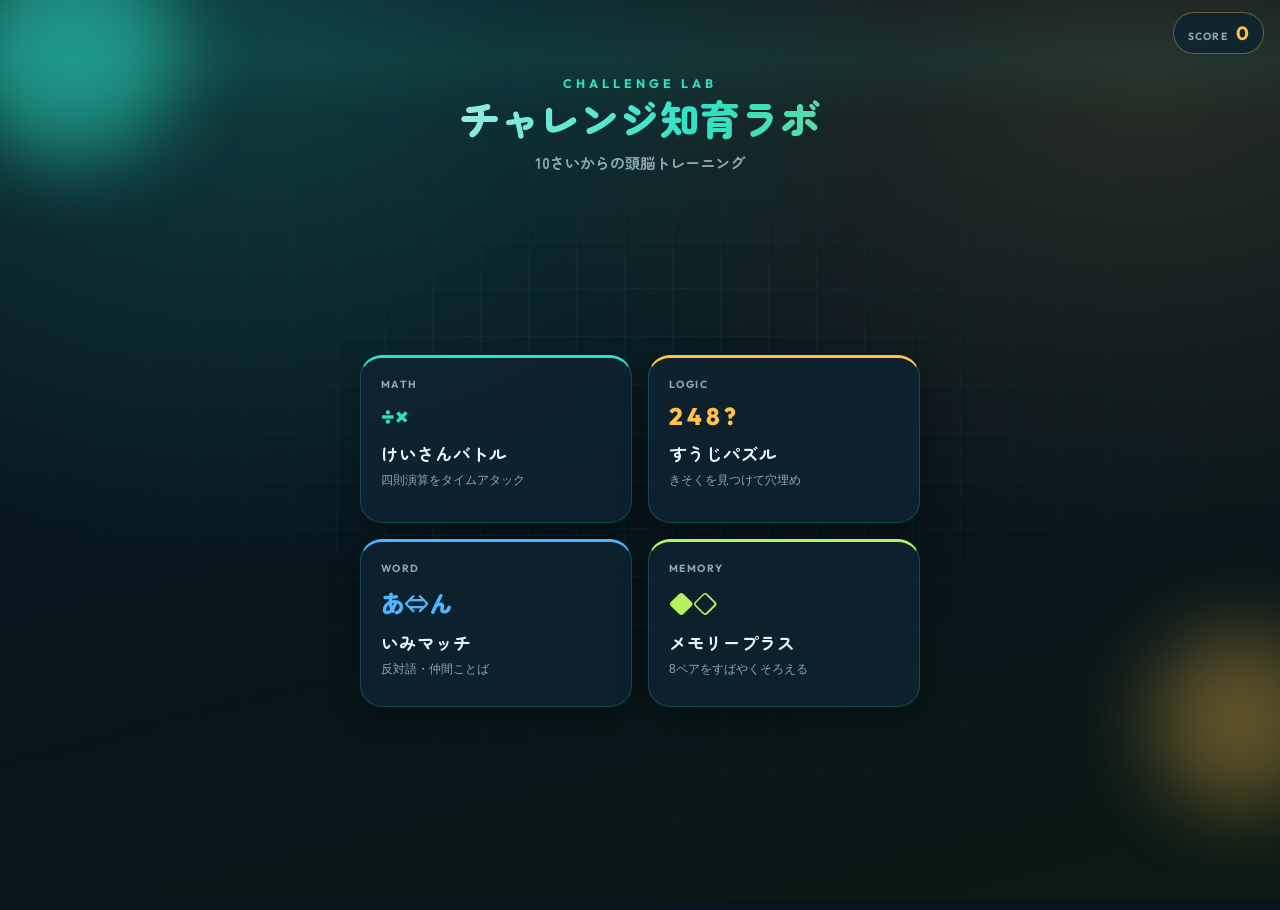
<file: index.html>
<!DOCTYPE html>
<html lang="ja">
<head>
  <meta charset="UTF-8" />
  <meta name="viewport" content="width=device-width, initial-scale=1, maximum-scale=1, user-scalable=no" />
  <meta name="theme-color" content="#0b1f2a" />
  <title>チャレンジ知育ラボ</title>
  <link rel="preconnect" href="https://fonts.googleapis.com" />
  <link rel="preconnect" href="https://fonts.gstatic.com" crossorigin />
  <link href="https://fonts.googleapis.com/css2?family=Outfit:wght@500;600;700;800&family=Zen+Maru+Gothic:wght@500;700;900&display=swap" rel="stylesheet" />
  <link rel="stylesheet" href="styles.css" />
</head>
<body>
  <div class="bg" aria-hidden="true">
    <div class="grid-lines"></div>
    <div class="orb orb-a"></div>
    <div class="orb orb-b"></div>
    <div class="scan"></div>
  </div>

  <div id="fx-layer" class="fx-layer" aria-hidden="true"></div>

  <header class="top-bar">
    <button type="button" id="btn-home" class="icon-btn" aria-label="ホームへ" hidden>←</button>
    <div class="score-chip" aria-live="polite">
      <span class="chip-label">SCORE</span>
      <span id="total-score">0</span>
    </div>
  </header>

  <main id="app">
    <section id="screen-home" class="screen active" aria-label="ホーム">
      <div class="brand-block">
        <p class="brand-mark">CHALLENGE LAB</p>
        <h1 class="brand-title">チャレンジ知育ラボ</h1>
        <p class="brand-sub">10さいからの頭脳トレーニング</p>
      </div>

      <nav class="game-grid" aria-label="チャレンジ一覧">
        <button type="button" class="game-tile tile-math" data-game="math">
          <span class="tile-badge">MATH</span>
          <span class="tile-icon" aria-hidden="true">÷×</span>
          <span class="tile-label">けいさんバトル</span>
          <span class="tile-desc">四則演算をタイムアタック</span>
        </button>
        <button type="button" class="game-tile tile-seq" data-game="seq">
          <span class="tile-badge">LOGIC</span>
          <span class="tile-icon" aria-hidden="true">2 4 8 ?</span>
          <span class="tile-label">すうじパズル</span>
          <span class="tile-desc">きそくを見つけて穴埋め</span>
        </button>
        <button type="button" class="game-tile tile-word" data-game="word">
          <span class="tile-badge">WORD</span>
          <span class="tile-icon" aria-hidden="true">あ⇔ん</span>
          <span class="tile-label">いみマッチ</span>
          <span class="tile-desc">反対語・仲間ことば</span>
        </button>
        <button type="button" class="game-tile tile-memory" data-game="memory">
          <span class="tile-badge">MEMORY</span>
          <span class="tile-icon" aria-hidden="true">◆◇</span>
          <span class="tile-label">メモリープラス</span>
          <span class="tile-desc">8ペアをすばやくそろえる</span>
        </button>
      </nav>
    </section>

    <section id="screen-game" class="screen" aria-label="ゲーム" hidden>
      <div class="hud">
        <div class="hud-item">
          <span class="hud-label">COMBO</span>
          <span id="combo">0</span>
        </div>
        <div class="hud-item hud-center">
          <h2 id="game-title" class="game-title"></h2>
        </div>
        <div class="hud-item hud-right">
          <span class="hud-label">TIME</span>
          <span id="timer">60</span>
        </div>
      </div>
      <p id="game-prompt" class="game-prompt"></p>
      <div id="game-stage" class="game-stage"></div>
      <div class="run-score">
        <span>この回</span>
        <strong id="run-score">0</strong>
      </div>
    </section>

    <section id="screen-result" class="screen" aria-label="結果" hidden>
      <div class="result-panel">
        <p class="result-eyebrow">MISSION CLEAR</p>
        <h2 class="result-title" id="result-title">おつかれ！</h2>
        <p class="result-score-label">今回のスコア</p>
        <p class="result-score" id="result-score">0</p>
        <p class="result-meta" id="result-meta"></p>
        <div class="result-actions">
          <button type="button" id="btn-replay" class="btn-primary">もういちど</button>
          <button type="button" id="btn-to-home" class="btn-secondary">ホームへ</button>
        </div>
      </div>
    </section>
  </main>

  <script src="app.js"></script>
</body>
</html>
</file>
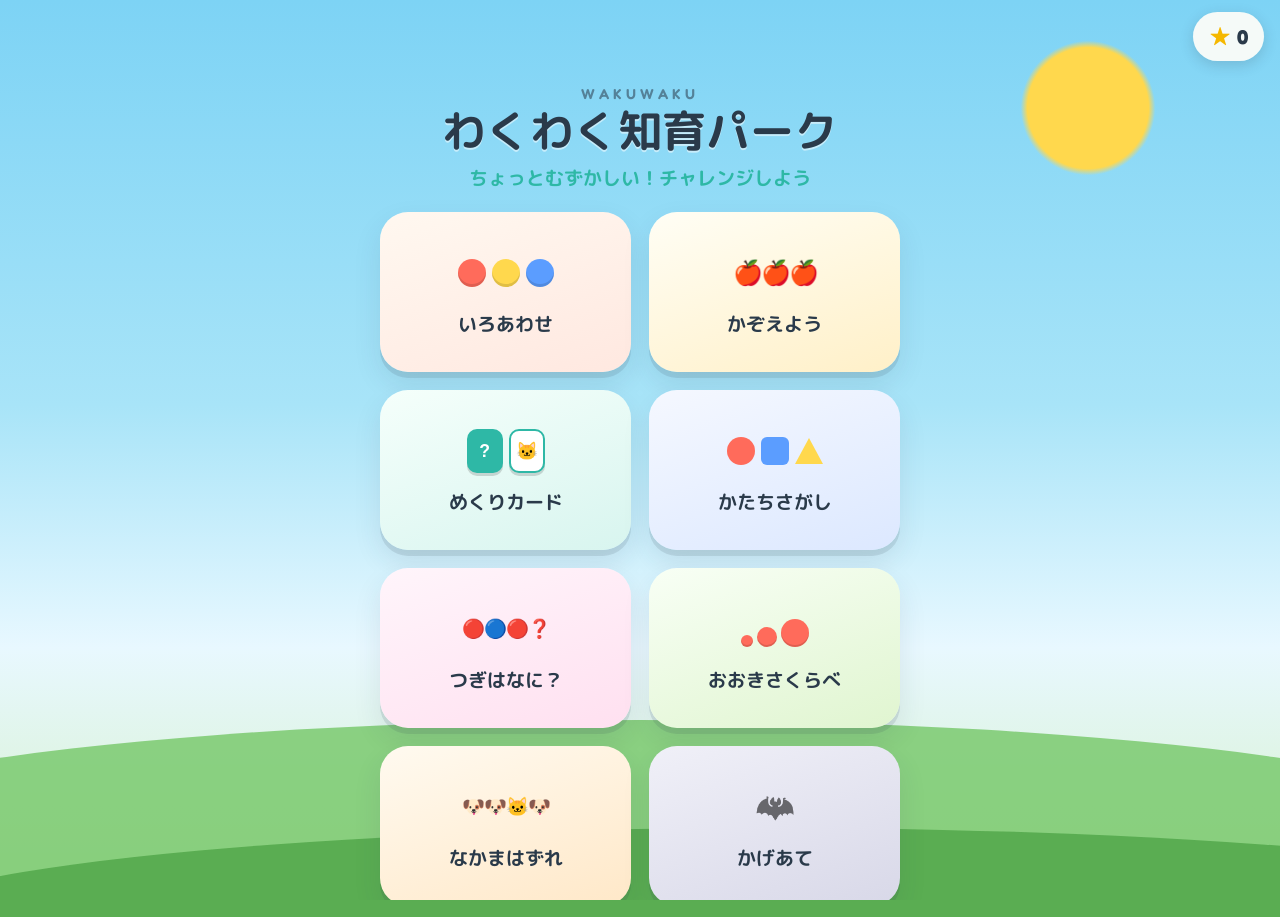
<file: park/index.html>
<!DOCTYPE html>
<html lang="ja">
<head>
  <meta charset="UTF-8" />
  <meta name="viewport" content="width=device-width, initial-scale=1, maximum-scale=1, user-scalable=no" />
  <meta name="theme-color" content="#5ec8f0" />
  <title>わくわく知育パーク</title>
  <link rel="preconnect" href="https://fonts.googleapis.com" />
  <link rel="preconnect" href="https://fonts.gstatic.com" crossorigin />
  <link href="https://fonts.googleapis.com/css2?family=Fredoka:wght@500;600;700&family=M+PLUS+Rounded+1c:wght@500;700;800&display=swap" rel="stylesheet" />
  <link rel="stylesheet" href="styles.css" />
</head>
<body>
  <div class="sky" aria-hidden="true">
    <div class="cloud cloud-a"></div>
    <div class="cloud cloud-b"></div>
    <div class="cloud cloud-c"></div>
    <div class="hill hill-back"></div>
    <div class="hill hill-front"></div>
  </div>

  <div id="star-burst" class="star-burst" aria-hidden="true"></div>

  <header class="top-bar">
    <button type="button" id="btn-home" class="icon-btn" aria-label="ホームへ" hidden>
      <span aria-hidden="true">⌂</span>
    </button>
    <div class="star-counter" aria-live="polite">
      <span class="star-icon" aria-hidden="true">★</span>
      <span id="star-count">0</span>
    </div>
  </header>

  <main id="app">
    <!-- ホーム -->
    <section id="screen-home" class="screen active" aria-label="ホーム">
      <div class="brand-block">
        <p class="brand-mark">WAKUWAKU</p>
        <h1 class="brand-title">わくわく知育パーク</h1>
        <p class="brand-sub">ちょっとむずかしい！チャレンジしよう</p>
      </div>

      <nav class="game-grid" aria-label="ゲーム一覧">
        <button type="button" class="game-tile tile-color" data-game="color">
          <span class="tile-visual" aria-hidden="true">
            <span class="blob blob-r"></span>
            <span class="blob blob-y"></span>
            <span class="blob blob-b"></span>
          </span>
          <span class="tile-label">いろあわせ</span>
        </button>
        <button type="button" class="game-tile tile-count" data-game="count">
          <span class="tile-visual" aria-hidden="true">
            <span class="count-preview">🍎🍎🍎</span>
          </span>
          <span class="tile-label">かぞえよう</span>
        </button>
        <button type="button" class="game-tile tile-memory" data-game="memory">
          <span class="tile-visual" aria-hidden="true">
            <span class="mem-card-preview">?</span>
            <span class="mem-card-preview flipped">🐱</span>
          </span>
          <span class="tile-label">めくりカード</span>
        </button>
        <button type="button" class="game-tile tile-shape" data-game="shape">
          <span class="tile-visual" aria-hidden="true">
            <span class="shape-preview circle"></span>
            <span class="shape-preview square"></span>
            <span class="shape-preview triangle"></span>
          </span>
          <span class="tile-label">かたちさがし</span>
        </button>
        <button type="button" class="game-tile tile-pattern" data-game="pattern">
          <span class="tile-visual" aria-hidden="true">
            <span class="pattern-preview">🔴🔵🔴❓</span>
          </span>
          <span class="tile-label">つぎはなに？</span>
        </button>
        <button type="button" class="game-tile tile-size" data-game="size">
          <span class="tile-visual" aria-hidden="true">
            <span class="size-preview">
              <span class="size-dot s"></span>
              <span class="size-dot m"></span>
              <span class="size-dot l"></span>
            </span>
          </span>
          <span class="tile-label">おおきさくらべ</span>
        </button>
        <button type="button" class="game-tile tile-odd" data-game="odd">
          <span class="tile-visual" aria-hidden="true">
            <span class="odd-preview">🐶🐶🐱🐶</span>
          </span>
          <span class="tile-label">なかまはずれ</span>
        </button>
        <button type="button" class="game-tile tile-shadow" data-game="shadow">
          <span class="tile-visual" aria-hidden="true">
            <span class="shadow-preview">🦇</span>
          </span>
          <span class="tile-label">かげあて</span>
        </button>
        <button type="button" class="game-tile tile-add" data-game="add">
          <span class="tile-visual" aria-hidden="true">
            <span class="add-preview">🍎+🍎=?</span>
          </span>
          <span class="tile-label">たしざん</span>
        </button>
        <button type="button" class="game-tile tile-kana" data-game="kana">
          <span class="tile-visual" aria-hidden="true">
            <span class="kana-preview">あ</span>
          </span>
          <span class="tile-label">ひらがな</span>
        </button>
      </nav>
    </section>

    <!-- ゲーム共通シェル -->
    <section id="screen-game" class="screen" aria-label="ゲーム" hidden>
      <div class="game-header">
        <h2 id="game-title" class="game-title"></h2>
        <p id="game-prompt" class="game-prompt"></p>
      </div>
      <div id="game-stage" class="game-stage"></div>
      <div class="game-footer">
        <div class="progress-dots" id="progress-dots" aria-hidden="true"></div>
      </div>
    </section>

    <!-- クリア -->
    <section id="screen-clear" class="screen" aria-label="クリア" hidden>
      <div class="clear-panel">
        <div class="clear-mascot" aria-hidden="true">🌟</div>
        <h2 class="clear-title">やったね！</h2>
        <p class="clear-sub">スターをゲット！</p>
        <div class="clear-stars" id="clear-stars" aria-hidden="true"></div>
        <div class="clear-actions">
          <button type="button" id="btn-replay" class="btn-primary">もういっかい</button>
          <button type="button" id="btn-to-home" class="btn-secondary">ホームへ</button>
        </div>
      </div>
    </section>
  </main>

  <script src="app.js"></script>
</body>
</html>
</file>
<file: styles.css>
:root {
  --bg-deep: #07151d;
  --bg-mid: #0d2430;
  --panel: rgba(14, 36, 48, 0.88);
  --ink: #e8f4f8;
  --muted: #8aa8b5;
  --cyan: #2de2c2;
  --amber: #ffc14a;
  --coral: #ff6b5c;
  --blue: #4db6ff;
  --lime: #b6f25c;
  --shadow: rgba(0, 0, 0, 0.35);
  --font-display: "Outfit", "Zen Maru Gothic", sans-serif;
  --font-body: "Zen Maru Gothic", "Outfit", sans-serif;
  --radius: 22px;
}

*,
*::before,
*::after {
  box-sizing: border-box;
}

html,
body {
  margin: 0;
  min-height: 100%;
  height: 100%;
  overflow: hidden;
  font-family: var(--font-body);
  color: var(--ink);
  background: var(--bg-deep);
  -webkit-tap-highlight-color: transparent;
  user-select: none;
  touch-action: manipulation;
}

.bg {
  position: fixed;
  inset: 0;
  z-index: 0;
  background:
    radial-gradient(ellipse at 20% 0%, rgba(45, 226, 194, 0.18), transparent 45%),
    radial-gradient(ellipse at 90% 10%, rgba(255, 193, 74, 0.12), transparent 40%),
    linear-gradient(165deg, #0a1c26 0%, #07151d 55%, #0b1a14 100%);
  pointer-events: none;
}

.grid-lines {
  position: absolute;
  inset: 0;
  background-image:
    linear-gradient(rgba(45, 226, 194, 0.05) 1px, transparent 1px),
    linear-gradient(90deg, rgba(45, 226, 194, 0.05) 1px, transparent 1px);
  background-size: 48px 48px;
  mask-image: radial-gradient(ellipse at center, black 20%, transparent 75%);
  animation: grid-drift 28s linear infinite;
}

@keyframes grid-drift {
  from { transform: translateY(0); }
  to { transform: translateY(48px); }
}

.orb {
  position: absolute;
  border-radius: 50%;
  filter: blur(40px);
  opacity: 0.55;
  animation: orb-float 10s ease-in-out infinite;
}

.orb-a {
  width: 220px;
  height: 220px;
  background: var(--cyan);
  top: -60px;
  left: -40px;
}

.orb-b {
  width: 180px;
  height: 180px;
  background: var(--amber);
  bottom: 10%;
  right: -50px;
  animation-delay: -4s;
  opacity: 0.35;
}

@keyframes orb-float {
  0%, 100% { transform: translate(0, 0) scale(1); }
  50% { transform: translate(18px, 24px) scale(1.08); }
}

.scan {
  position: absolute;
  left: 0;
  right: 0;
  height: 120px;
  background: linear-gradient(transparent, rgba(45, 226, 194, 0.06), transparent);
  animation: scan 7s ease-in-out infinite;
}

@keyframes scan {
  0%, 100% { top: -10%; }
  50% { top: 80%; }
}

.fx-layer {
  position: fixed;
  inset: 0;
  z-index: 100;
  pointer-events: none;
  overflow: hidden;
}

.top-bar {
  position: relative;
  z-index: 10;
  display: flex;
  align-items: center;
  justify-content: space-between;
  padding: 12px 16px;
  min-height: 56px;
}

.icon-btn {
  width: 44px;
  height: 44px;
  border: 1px solid rgba(45, 226, 194, 0.35);
  border-radius: 14px;
  background: rgba(14, 36, 48, 0.8);
  color: var(--cyan);
  font-size: 1.2rem;
  font-weight: 700;
  cursor: pointer;
  transition: transform 0.12s ease, background 0.12s;
}

.icon-btn:active {
  transform: scale(0.94);
  background: rgba(45, 226, 194, 0.15);
}

.icon-btn[hidden] {
  visibility: hidden;
  pointer-events: none;
}

.score-chip {
  margin-left: auto;
  display: inline-flex;
  align-items: baseline;
  gap: 8px;
  padding: 8px 14px;
  border-radius: 999px;
  background: rgba(14, 36, 48, 0.85);
  border: 1px solid rgba(255, 193, 74, 0.4);
  font-family: var(--font-display);
  font-weight: 700;
  font-size: 1.2rem;
  color: var(--amber);
}

.chip-label {
  font-size: 0.65rem;
  letter-spacing: 0.12em;
  color: var(--muted);
}

#app {
  position: relative;
  z-index: 5;
  height: calc(100% - 56px);
  overflow: hidden;
}

.screen {
  display: none;
  height: 100%;
  padding: 4px 18px 24px;
  animation: fade-up 0.35s ease;
}

.screen.active {
  display: flex;
  flex-direction: column;
}

.screen[hidden] {
  display: none !important;
}

@keyframes fade-up {
  from {
    opacity: 0;
    transform: translateY(14px);
  }
  to {
    opacity: 1;
    transform: translateY(0);
  }
}

.brand-block {
  text-align: center;
  padding: 6px 0 18px;
  flex-shrink: 0;
}

.brand-mark {
  margin: 0;
  font-family: var(--font-display);
  font-weight: 700;
  font-size: 0.78rem;
  letter-spacing: 0.32em;
  color: var(--cyan);
}

.brand-title {
  margin: 6px 0 8px;
  font-family: var(--font-display);
  font-weight: 800;
  font-size: clamp(1.7rem, 6.5vw, 2.5rem);
  line-height: 1.15;
  background: linear-gradient(120deg, #e8f4f8 20%, var(--cyan) 55%, var(--amber) 100%);
  -webkit-background-clip: text;
  background-clip: text;
  color: transparent;
}

.brand-sub {
  margin: 0;
  font-size: 0.95rem;
  font-weight: 700;
  color: var(--muted);
}

.game-grid {
  display: grid;
  grid-template-columns: 1fr 1fr;
  gap: 12px;
  max-width: 560px;
  margin: 0 auto;
  width: 100%;
  flex: 1;
  align-content: center;
  padding-bottom: 16px;
}

.game-tile {
  display: flex;
  flex-direction: column;
  align-items: flex-start;
  gap: 6px;
  min-height: 148px;
  padding: 16px 14px;
  border: 1px solid rgba(45, 226, 194, 0.22);
  border-radius: var(--radius);
  background: var(--panel);
  color: var(--ink);
  cursor: pointer;
  text-align: left;
  box-shadow: 0 10px 28px var(--shadow);
  transition: transform 0.15s ease, border-color 0.15s, box-shadow 0.15s;
  animation: tile-in 0.45s ease backwards;
}

.game-tile:nth-child(1) { animation-delay: 0.04s; }
.game-tile:nth-child(2) { animation-delay: 0.1s; }
.game-tile:nth-child(3) { animation-delay: 0.16s; }
.game-tile:nth-child(4) { animation-delay: 0.22s; }

@keyframes tile-in {
  from {
    opacity: 0;
    transform: translateY(18px) scale(0.96);
  }
  to {
    opacity: 1;
    transform: translateY(0) scale(1);
  }
}

.game-tile:hover {
  transform: translateY(-4px);
  border-color: rgba(45, 226, 194, 0.55);
  box-shadow: 0 14px 32px rgba(45, 226, 194, 0.12);
}

.game-tile:active {
  transform: translateY(2px) scale(0.98);
}

.tile-math { border-top: 3px solid var(--cyan); }
.tile-seq { border-top: 3px solid var(--amber); }
.tile-word { border-top: 3px solid var(--blue); }
.tile-memory { border-top: 3px solid var(--lime); }

.tile-badge {
  font-family: var(--font-display);
  font-size: 0.65rem;
  font-weight: 700;
  letter-spacing: 0.14em;
  color: var(--muted);
}

.tile-icon {
  font-family: var(--font-display);
  font-weight: 800;
  font-size: clamp(1.2rem, 4vw, 1.5rem);
  color: var(--cyan);
  margin: 4px 0;
}

.tile-seq .tile-icon { color: var(--amber); }
.tile-word .tile-icon { color: var(--blue); }
.tile-memory .tile-icon { color: var(--lime); }

.tile-label {
  font-family: var(--font-display);
  font-weight: 700;
  font-size: clamp(0.95rem, 3.2vw, 1.1rem);
}

.tile-desc {
  font-size: 0.75rem;
  color: var(--muted);
  font-weight: 500;
  line-height: 1.35;
}

/* HUD */
.hud {
  display: grid;
  grid-template-columns: 1fr auto 1fr;
  align-items: center;
  gap: 8px;
  margin-bottom: 4px;
}

.hud-item {
  display: flex;
  flex-direction: column;
  font-family: var(--font-display);
  font-weight: 800;
  font-size: 1.35rem;
  color: var(--cyan);
}

.hud-right {
  align-items: flex-end;
  color: var(--amber);
}

.hud-center {
  align-items: center;
}

.hud-label {
  font-size: 0.62rem;
  letter-spacing: 0.14em;
  color: var(--muted);
  font-weight: 700;
}

.game-title {
  margin: 0;
  font-size: clamp(0.95rem, 3.5vw, 1.15rem);
  font-weight: 700;
  color: var(--ink);
  white-space: nowrap;
}

.game-prompt {
  text-align: center;
  margin: 8px 0 12px;
  font-size: clamp(1.05rem, 3.8vw, 1.25rem);
  font-weight: 700;
  min-height: 1.5em;
  color: var(--ink);
}

.game-stage {
  flex: 1;
  display: flex;
  flex-direction: column;
  align-items: center;
  justify-content: center;
  gap: 16px;
  min-height: 0;
}

.run-score {
  display: flex;
  justify-content: center;
  align-items: baseline;
  gap: 10px;
  padding-top: 8px;
  color: var(--muted);
  font-size: 0.85rem;
  font-weight: 700;
}

.run-score strong {
  font-family: var(--font-display);
  font-size: 1.4rem;
  color: var(--amber);
}

/* Math */
.math-question {
  font-family: var(--font-display);
  font-weight: 800;
  font-size: clamp(2.4rem, 11vw, 3.4rem);
  letter-spacing: 0.04em;
  text-align: center;
  color: var(--ink);
  text-shadow: 0 0 24px rgba(45, 226, 194, 0.25);
}

.choice-grid {
  display: grid;
  grid-template-columns: 1fr 1fr;
  gap: 12px;
  width: min(100%, 360px);
}

.choice-btn {
  min-height: 64px;
  border: 1px solid rgba(45, 226, 194, 0.28);
  border-radius: 16px;
  background: rgba(14, 36, 48, 0.9);
  color: var(--ink);
  font-family: var(--font-display);
  font-size: 1.45rem;
  font-weight: 700;
  cursor: pointer;
  transition: transform 0.12s, background 0.12s, border-color 0.12s;
}

.choice-btn:active {
  transform: scale(0.96);
}

.choice-btn.correct {
  background: rgba(45, 226, 194, 0.25);
  border-color: var(--cyan);
  animation: pulse-ok 0.4s ease;
}

.choice-btn.wrong {
  background: rgba(255, 107, 92, 0.2);
  border-color: var(--coral);
  animation: shake 0.35s ease;
}

@keyframes pulse-ok {
  0%, 100% { transform: scale(1); }
  40% { transform: scale(1.05); }
}

@keyframes shake {
  0%, 100% { transform: translateX(0); }
  25% { transform: translateX(-6px); }
  75% { transform: translateX(6px); }
}

/* Sequence */
.seq-board {
  display: flex;
  flex-wrap: wrap;
  justify-content: center;
  gap: 10px;
  max-width: 420px;
}

.seq-cell {
  min-width: 58px;
  height: 58px;
  padding: 0 10px;
  display: grid;
  place-items: center;
  border-radius: 14px;
  background: rgba(255, 193, 74, 0.12);
  border: 1px solid rgba(255, 193, 74, 0.35);
  font-family: var(--font-display);
  font-weight: 800;
  font-size: 1.35rem;
  color: var(--amber);
}

.seq-cell.blank {
  background: rgba(45, 226, 194, 0.12);
  border-style: dashed;
  border-color: var(--cyan);
  color: var(--cyan);
}

/* Word */
.word-prompt-card {
  padding: 18px 24px;
  border-radius: 18px;
  background: rgba(77, 182, 255, 0.12);
  border: 1px solid rgba(77, 182, 255, 0.35);
  font-family: var(--font-display);
  font-size: clamp(1.6rem, 7vw, 2.2rem);
  font-weight: 800;
  color: var(--blue);
  min-width: 160px;
  text-align: center;
}

.word-hint {
  margin: 0;
  font-size: 0.9rem;
  color: var(--muted);
  font-weight: 700;
}

/* Memory */
.memory-grid {
  display: grid;
  grid-template-columns: repeat(4, 1fr);
  gap: 8px;
  width: min(100%, 360px);
}

.mem-card {
  aspect-ratio: 1;
  border: none;
  border-radius: 12px;
  padding: 0;
  background: transparent;
  cursor: pointer;
  perspective: 600px;
  min-height: 58px;
}

.mem-inner {
  position: relative;
  width: 100%;
  height: 100%;
  transition: transform 0.35s ease;
  transform-style: preserve-3d;
}

.mem-card.is-flipped .mem-inner,
.mem-card.is-matched .mem-inner {
  transform: rotateY(180deg);
}

.mem-face {
  position: absolute;
  inset: 0;
  display: grid;
  place-items: center;
  border-radius: 12px;
  backface-visibility: hidden;
  font-size: clamp(1.2rem, 5vw, 1.6rem);
  font-weight: 800;
}

.mem-back {
  background: linear-gradient(145deg, #134854, #0d2f38);
  border: 1px solid rgba(182, 242, 92, 0.35);
  color: var(--lime);
  font-family: var(--font-display);
}

.mem-front {
  background: rgba(14, 36, 48, 0.95);
  border: 1px solid rgba(182, 242, 92, 0.5);
  transform: rotateY(180deg);
}

.mem-card.is-matched .mem-front {
  background: rgba(182, 242, 92, 0.18);
  border-color: var(--lime);
}

.mem-card:disabled {
  cursor: default;
}

/* Result */
#screen-result {
  align-items: center;
  justify-content: center;
}

.result-panel {
  width: min(100%, 360px);
  padding: 32px 24px 24px;
  border-radius: 28px;
  background: rgba(14, 36, 48, 0.95);
  border: 1px solid rgba(45, 226, 194, 0.35);
  box-shadow: 0 20px 50px rgba(0, 0, 0, 0.4);
  text-align: center;
  animation: pop-in 0.45s cubic-bezier(0.34, 1.4, 0.64, 1);
}

@keyframes pop-in {
  from {
    opacity: 0;
    transform: scale(0.85);
  }
  to {
    opacity: 1;
    transform: scale(1);
  }
}

.result-eyebrow {
  margin: 0;
  font-family: var(--font-display);
  font-size: 0.72rem;
  letter-spacing: 0.2em;
  color: var(--cyan);
  font-weight: 700;
}

.result-title {
  margin: 8px 0 16px;
  font-family: var(--font-display);
  font-size: 1.8rem;
  font-weight: 800;
}

.result-score-label {
  margin: 0;
  font-size: 0.85rem;
  color: var(--muted);
  font-weight: 700;
}

.result-score {
  margin: 4px 0 8px;
  font-family: var(--font-display);
  font-size: 3rem;
  font-weight: 800;
  color: var(--amber);
  line-height: 1;
}

.result-meta {
  margin: 0 0 20px;
  font-size: 0.9rem;
  color: var(--muted);
  font-weight: 700;
  min-height: 1.3em;
}

.result-actions {
  display: flex;
  flex-direction: column;
  gap: 10px;
}

.btn-primary,
.btn-secondary {
  border: none;
  border-radius: 16px;
  padding: 14px 18px;
  font-family: var(--font-body);
  font-size: 1.05rem;
  font-weight: 800;
  cursor: pointer;
  transition: transform 0.12s;
}

.btn-primary {
  background: linear-gradient(120deg, var(--cyan), #1bb89e);
  color: #062018;
}

.btn-secondary {
  background: rgba(255, 255, 255, 0.06);
  color: var(--ink);
  border: 1px solid rgba(255, 255, 255, 0.12);
}

.btn-primary:active,
.btn-secondary:active {
  transform: scale(0.97);
}

.feedback-float {
  position: fixed;
  left: 50%;
  top: 38%;
  transform: translate(-50%, -50%);
  z-index: 60;
  font-family: var(--font-display);
  font-weight: 800;
  font-size: clamp(1.6rem, 6vw, 2.2rem);
  color: var(--cyan);
  text-shadow: 0 0 20px rgba(45, 226, 194, 0.5);
  pointer-events: none;
  animation: float-away 0.7s ease forwards;
}

.feedback-float.bad {
  color: var(--coral);
  text-shadow: 0 0 16px rgba(255, 107, 92, 0.45);
}

@keyframes float-away {
  0% {
    opacity: 0;
    transform: translate(-50%, -40%) scale(0.7);
  }
  25% {
    opacity: 1;
    transform: translate(-50%, -50%) scale(1.08);
  }
  100% {
    opacity: 0;
    transform: translate(-50%, -90%) scale(0.95);
  }
}

.spark {
  position: absolute;
  width: 8px;
  height: 8px;
  border-radius: 50%;
  animation: spark-fly 0.8s ease-out forwards;
}

@keyframes spark-fly {
  to {
    opacity: 0;
    transform: translate(var(--dx), var(--dy)) scale(0.3);
  }
}

@media (max-height: 680px) {
  .brand-title {
    font-size: 1.55rem;
  }

  .game-tile {
    min-height: 120px;
    padding: 12px;
  }

  .tile-desc {
    display: none;
  }
}

@media (min-width: 640px) {
  .game-grid {
    gap: 16px;
  }

  .game-tile {
    min-height: 168px;
    padding: 20px;
  }
}
</file>
<file: park/styles.css>
:root {
  --sky-top: #7dd3f5;
  --sky-mid: #a8e4f8;
  --sky-bottom: #e8f8ff;
  --grass-back: #7bc96f;
  --grass-front: #5aad52;
  --sun: #ffd84d;
  --coral: #ff6b5b;
  --teal: #2eb8a6;
  --ink: #2a3a4a;
  --cream: #fffdf8;
  --shadow: rgba(42, 58, 74, 0.18);
  --radius-lg: 28px;
  --radius-md: 20px;
  --font-display: "Fredoka", "M PLUS Rounded 1c", sans-serif;
  --font-body: "M PLUS Rounded 1c", "Fredoka", sans-serif;
  --touch: 72px;
}

*,
*::before,
*::after {
  box-sizing: border-box;
}

html,
body {
  margin: 0;
  min-height: 100%;
  height: 100%;
  overflow: hidden;
  font-family: var(--font-body);
  color: var(--ink);
  background: var(--sky-top);
  -webkit-tap-highlight-color: transparent;
  user-select: none;
  touch-action: manipulation;
}

#screen-home.active {
  overflow-y: auto;
  -webkit-overflow-scrolling: touch;
}

body {
  position: relative;
}

.sky {
  position: fixed;
  inset: 0;
  z-index: 0;
  background:
    radial-gradient(circle at 85% 12%, var(--sun) 0 4.5%, transparent 5%),
    linear-gradient(180deg, var(--sky-top) 0%, var(--sky-mid) 45%, var(--sky-bottom) 72%, #d4f0c8 100%);
  pointer-events: none;
}

.cloud {
  position: absolute;
  background: rgba(255, 255, 255, 0.85);
  border-radius: 999px;
  filter: blur(0.5px);
  animation: drift linear infinite;
}

.cloud::before,
.cloud::after {
  content: "";
  position: absolute;
  background: inherit;
  border-radius: inherit;
}

.cloud-a {
  width: 120px;
  height: 40px;
  top: 8%;
  left: -10%;
  animation-duration: 48s;
}

.cloud-a::before {
  width: 50px;
  height: 50px;
  top: -28px;
  left: 18px;
}

.cloud-a::after {
  width: 70px;
  height: 55px;
  top: -32px;
  left: 48px;
}

.cloud-b {
  width: 90px;
  height: 32px;
  top: 18%;
  left: -20%;
  animation-duration: 62s;
  animation-delay: -20s;
  opacity: 0.75;
}

.cloud-b::before {
  width: 40px;
  height: 40px;
  top: -22px;
  left: 14px;
}

.cloud-b::after {
  width: 55px;
  height: 42px;
  top: -24px;
  left: 36px;
}

.cloud-c {
  width: 140px;
  height: 44px;
  top: 12%;
  left: -15%;
  animation-duration: 55s;
  animation-delay: -35s;
  opacity: 0.7;
}

.cloud-c::before {
  width: 55px;
  height: 55px;
  top: -30px;
  left: 22px;
}

.cloud-c::after {
  width: 75px;
  height: 58px;
  top: -34px;
  left: 55px;
}

@keyframes drift {
  from { transform: translateX(0); }
  to { transform: translateX(130vw); }
}

.hill {
  position: absolute;
  bottom: -8%;
  width: 140%;
  height: 28%;
  border-radius: 50% 50% 0 0;
}

.hill-back {
  left: -20%;
  background: var(--grass-back);
  opacity: 0.85;
}

.hill-front {
  left: -10%;
  bottom: -14%;
  height: 22%;
  background: var(--grass-front);
}

.top-bar {
  position: relative;
  z-index: 10;
  display: flex;
  align-items: center;
  justify-content: space-between;
  padding: 12px 16px;
  min-height: 56px;
}

.icon-btn {
  width: 48px;
  height: 48px;
  border: none;
  border-radius: 16px;
  background: rgba(255, 253, 248, 0.9);
  box-shadow: 0 4px 0 var(--shadow);
  font-size: 1.5rem;
  color: var(--ink);
  cursor: pointer;
  transition: transform 0.12s ease;
}

.icon-btn:active {
  transform: translateY(3px) scale(0.96);
  box-shadow: 0 1px 0 var(--shadow);
}

.icon-btn[hidden] {
  visibility: hidden;
  pointer-events: none;
}

.star-counter {
  display: inline-flex;
  align-items: center;
  gap: 6px;
  padding: 8px 16px;
  background: rgba(255, 253, 248, 0.92);
  border-radius: 999px;
  font-family: var(--font-display);
  font-weight: 700;
  font-size: 1.25rem;
  box-shadow: 0 4px 14px var(--shadow);
  margin-left: auto;
}

.star-icon {
  color: #f5b800;
  font-size: 1.4rem;
  animation: twinkle 2.4s ease-in-out infinite;
}

@keyframes twinkle {
  0%, 100% { transform: scale(1) rotate(0deg); }
  50% { transform: scale(1.15) rotate(8deg); }
}

#app {
  position: relative;
  z-index: 5;
  height: calc(100% - 56px);
  overflow: hidden;
}

.screen {
  display: none;
  height: 100%;
  padding: 8px 20px 28px;
  animation: screen-in 0.35s ease;
}

.screen.active {
  display: flex;
  flex-direction: column;
}

.screen[hidden] {
  display: none !important;
}

@keyframes screen-in {
  from {
    opacity: 0;
    transform: translateY(12px);
  }
  to {
    opacity: 1;
    transform: translateY(0);
  }
}

/* —— ホーム —— */
.brand-block {
  text-align: center;
  padding: 4px 0 20px;
  flex-shrink: 0;
}

.brand-mark {
  margin: 0;
  font-family: var(--font-display);
  font-weight: 600;
  font-size: clamp(0.75rem, 2.5vw, 0.9rem);
  letter-spacing: 0.28em;
  color: rgba(42, 58, 74, 0.55);
}

.brand-title {
  margin: 4px 0 6px;
  font-family: var(--font-display);
  font-weight: 700;
  font-size: clamp(1.85rem, 7vw, 2.75rem);
  line-height: 1.15;
  color: var(--ink);
  text-shadow: 0 2px 0 rgba(255, 255, 255, 0.5);
}

.brand-sub {
  margin: 0;
  font-size: clamp(1rem, 3.5vw, 1.2rem);
  font-weight: 700;
  color: var(--teal);
}

.game-grid {
  display: grid;
  grid-template-columns: 1fr 1fr;
  gap: 12px;
  max-width: 520px;
  margin: 0 auto;
  width: 100%;
  flex: 1;
  align-content: start;
  padding-bottom: 40px;
}

.game-tile {
  display: flex;
  flex-direction: column;
  align-items: center;
  justify-content: center;
  gap: 8px;
  min-height: 112px;
  padding: 12px 10px;
  border: none;
  border-radius: var(--radius-lg);
  background: var(--cream);
  box-shadow:
    0 6px 0 rgba(42, 58, 74, 0.12),
    0 12px 28px rgba(42, 58, 74, 0.1);
  cursor: pointer;
  transition: transform 0.15s ease, box-shadow 0.15s ease;
  animation: tile-pop 0.5s ease backwards;
}

.game-tile:nth-child(1) { animation-delay: 0.04s; }
.game-tile:nth-child(2) { animation-delay: 0.08s; }
.game-tile:nth-child(3) { animation-delay: 0.12s; }
.game-tile:nth-child(4) { animation-delay: 0.16s; }
.game-tile:nth-child(5) { animation-delay: 0.2s; }
.game-tile:nth-child(6) { animation-delay: 0.24s; }
.game-tile:nth-child(7) { animation-delay: 0.28s; }
.game-tile:nth-child(8) { animation-delay: 0.32s; }
.game-tile:nth-child(9) { animation-delay: 0.36s; }
.game-tile:nth-child(10) { animation-delay: 0.4s; }

@keyframes tile-pop {
  from {
    opacity: 0;
    transform: scale(0.85) translateY(16px);
  }
  to {
    opacity: 1;
    transform: scale(1) translateY(0);
  }
}

.game-tile:hover {
  transform: translateY(-4px);
}

.game-tile:active {
  transform: translateY(4px) scale(0.97);
  box-shadow:
    0 2px 0 rgba(42, 58, 74, 0.12),
    0 4px 12px rgba(42, 58, 74, 0.1);
}

.tile-color { background: linear-gradient(160deg, #fff8f0 0%, #ffe8e0 100%); }
.tile-count { background: linear-gradient(160deg, #fffef5 0%, #fff0c8 100%); }
.tile-memory { background: linear-gradient(160deg, #f5fffb 0%, #d8f5ef 100%); }
.tile-shape { background: linear-gradient(160deg, #f5f8ff 0%, #dce8ff 100%); }
.tile-pattern { background: linear-gradient(160deg, #fff5fb 0%, #ffe0f0 100%); }
.tile-size { background: linear-gradient(160deg, #f8fff5 0%, #e0f5d0 100%); }
.tile-odd { background: linear-gradient(160deg, #fffaf0 0%, #ffe8c8 100%); }
.tile-shadow { background: linear-gradient(160deg, #f0f0f8 0%, #d8d8e8 100%); }
.tile-add { background: linear-gradient(160deg, #f5fff8 0%, #c8f0e0 100%); }
.tile-kana { background: linear-gradient(160deg, #fff8ff 0%, #f0e0ff 100%); }

.pattern-preview,
.odd-preview,
.add-preview {
  font-size: 1.15rem;
  letter-spacing: -1px;
}

.size-preview {
  display: flex;
  align-items: flex-end;
  gap: 4px;
  height: 36px;
}

.size-dot {
  border-radius: 50%;
  background: var(--coral);
  box-shadow: inset 0 -2px 0 rgba(0, 0, 0, 0.12);
}

.size-dot.s { width: 12px; height: 12px; }
.size-dot.m { width: 20px; height: 20px; }
.size-dot.l { width: 28px; height: 28px; }

.shadow-preview {
  font-size: 2rem;
  filter: brightness(0);
  opacity: 0.55;
}

.kana-preview {
  width: 44px;
  height: 44px;
  display: grid;
  place-items: center;
  border-radius: 14px;
  background: white;
  font-family: var(--font-display);
  font-weight: 800;
  font-size: 1.6rem;
  color: #7a4dff;
  box-shadow: 0 3px 0 rgba(0, 0, 0, 0.12);
}

.tile-visual {
  display: flex;
  align-items: center;
  justify-content: center;
  gap: 6px;
  min-height: 56px;
}

.tile-label {
  font-family: var(--font-display);
  font-weight: 700;
  font-size: clamp(1rem, 3.5vw, 1.2rem);
  color: var(--ink);
}

.blob {
  width: 28px;
  height: 28px;
  border-radius: 50%;
  box-shadow: inset 0 -3px 0 rgba(0, 0, 0, 0.12);
}

.blob-r { background: #ff6b5b; }
.blob-y { background: #ffd84d; }
.blob-b { background: #5b9dff; }

.count-preview {
  font-size: 1.5rem;
  letter-spacing: -2px;
}

.mem-card-preview {
  width: 36px;
  height: 44px;
  display: grid;
  place-items: center;
  border-radius: 10px;
  background: var(--teal);
  color: white;
  font-weight: 800;
  font-size: 1.1rem;
  box-shadow: 0 3px 0 rgba(0, 0, 0, 0.15);
}

.mem-card-preview.flipped {
  background: white;
  color: inherit;
  border: 2px solid var(--teal);
}

.shape-preview {
  width: 28px;
  height: 28px;
}

.shape-preview.circle {
  border-radius: 50%;
  background: #ff6b5b;
}

.shape-preview.square {
  border-radius: 6px;
  background: #5b9dff;
}

.shape-preview.triangle {
  width: 0;
  height: 0;
  background: transparent;
  border-left: 14px solid transparent;
  border-right: 14px solid transparent;
  border-bottom: 26px solid #ffd84d;
}

/* —— ゲーム画面 —— */
.game-header {
  text-align: center;
  flex-shrink: 0;
  margin-bottom: 8px;
}

.game-title {
  margin: 0;
  font-family: var(--font-display);
  font-size: clamp(1.3rem, 4.5vw, 1.7rem);
  font-weight: 700;
}

.game-prompt {
  margin: 8px 0 0;
  font-size: clamp(1.15rem, 4vw, 1.45rem);
  font-weight: 800;
  min-height: 1.6em;
}

.game-prompt .prompt-swatch {
  display: inline-block;
  width: 1.3em;
  height: 1.3em;
  border-radius: 50%;
  vertical-align: -0.2em;
  margin: 0 4px;
  box-shadow: inset 0 -3px 0 rgba(0, 0, 0, 0.12);
  border: 2px solid rgba(255, 255, 255, 0.7);
}

.game-stage {
  flex: 1;
  display: flex;
  flex-direction: column;
  align-items: center;
  justify-content: center;
  gap: 16px;
  min-height: 0;
}

.game-footer {
  flex-shrink: 0;
  padding-top: 12px;
  display: flex;
  justify-content: center;
}

.progress-dots {
  display: flex;
  flex-wrap: wrap;
  justify-content: center;
  gap: 6px;
  max-width: 280px;
}

.progress-dots span {
  width: 12px;
  height: 12px;
  border-radius: 50%;
  background: rgba(255, 255, 255, 0.75);
  border: 2px solid rgba(42, 58, 74, 0.25);
  transition: background 0.2s, transform 0.2s;
}

.progress-dots span.done {
  background: #f5b800;
  border-color: #e0a800;
  transform: scale(1.15);
}

.progress-dots span.current {
  background: var(--teal);
  border-color: #1f9a8a;
  transform: scale(1.25);
}

/* いろあわせ */
.color-choices {
  display: grid;
  grid-template-columns: repeat(2, 1fr);
  gap: 16px;
  width: min(100%, 340px);
}

.color-btn {
  aspect-ratio: 1;
  border: 5px solid rgba(255, 255, 255, 0.85);
  border-radius: 50%;
  cursor: pointer;
  box-shadow:
    0 6px 0 rgba(0, 0, 0, 0.12),
    inset 0 -8px 0 rgba(0, 0, 0, 0.08);
  transition: transform 0.12s ease;
  min-height: var(--touch);
}

.color-btn:active {
  transform: scale(0.92);
}

.color-btn.correct-flash {
  animation: correct-bounce 0.45s ease;
}

.color-btn.wrong-shake {
  animation: wrong-shake 0.4s ease;
}

@keyframes correct-bounce {
  0%, 100% { transform: scale(1); }
  40% { transform: scale(1.12); }
  70% { transform: scale(0.96); }
}

@keyframes wrong-shake {
  0%, 100% { transform: translateX(0); }
  25% { transform: translateX(-8px); }
  75% { transform: translateX(8px); }
}

/* かぞえよう */
.count-display {
  display: flex;
  flex-wrap: wrap;
  justify-content: center;
  gap: 8px;
  max-width: 360px;
  min-height: 100px;
  align-items: center;
  padding: 12px;
}

.count-item {
  font-size: clamp(2.2rem, 10vw, 3.2rem);
  animation: item-in 0.35s ease backwards;
  filter: drop-shadow(0 3px 0 rgba(0, 0, 0, 0.08));
}

@keyframes item-in {
  from {
    opacity: 0;
    transform: scale(0.4) translateY(20px);
  }
  to {
    opacity: 1;
    transform: scale(1) translateY(0);
  }
}

.number-choices {
  display: flex;
  flex-wrap: wrap;
  justify-content: center;
  gap: 12px;
  max-width: 380px;
}

.num-btn {
  width: 68px;
  height: 68px;
  border: none;
  border-radius: 20px;
  background: var(--cream);
  font-family: var(--font-display);
  font-size: 1.8rem;
  font-weight: 700;
  color: var(--ink);
  cursor: pointer;
  box-shadow: 0 5px 0 rgba(42, 58, 74, 0.15);
  transition: transform 0.12s;
}

.num-btn:active {
  transform: translateY(3px);
  box-shadow: 0 2px 0 rgba(42, 58, 74, 0.15);
}

.num-btn.correct-flash {
  animation: correct-bounce 0.45s ease;
  background: #d4f5d0;
}

.num-btn.wrong-shake {
  animation: wrong-shake 0.4s ease;
}

/* めくりカード */
.memory-grid {
  display: grid;
  grid-template-columns: repeat(3, 1fr);
  gap: 12px;
  width: min(100%, 340px);
}

.mem-card {
  aspect-ratio: 3 / 4;
  border: none;
  border-radius: 16px;
  perspective: 600px;
  cursor: pointer;
  padding: 0;
  background: transparent;
  min-height: 80px;
}

.mem-card-inner {
  position: relative;
  width: 100%;
  height: 100%;
  transition: transform 0.4s ease;
  transform-style: preserve-3d;
}

.mem-card.is-flipped .mem-card-inner,
.mem-card.is-matched .mem-card-inner {
  transform: rotateY(180deg);
}

.mem-face {
  position: absolute;
  inset: 0;
  display: grid;
  place-items: center;
  border-radius: 16px;
  backface-visibility: hidden;
  font-size: clamp(1.8rem, 8vw, 2.4rem);
  box-shadow: 0 4px 0 rgba(0, 0, 0, 0.12);
}

.mem-back {
  background: linear-gradient(145deg, var(--teal), #1f9a8a);
  color: white;
  font-family: var(--font-display);
  font-weight: 800;
  font-size: 1.6rem;
}

.mem-front {
  background: var(--cream);
  transform: rotateY(180deg);
  border: 3px solid var(--teal);
}

.mem-card.is-matched .mem-front {
  background: #e8fff6;
  border-color: #f5b800;
  animation: correct-bounce 0.4s ease;
}

.mem-card:disabled {
  cursor: default;
}

/* かたちさがし */
.shape-target-wrap {
  display: flex;
  align-items: center;
  justify-content: center;
  margin-bottom: 8px;
}

.shape-target {
  width: 100px;
  height: 100px;
  display: grid;
  place-items: center;
  filter: drop-shadow(0 6px 0 rgba(0, 0, 0, 0.1));
  animation: soft-float 2s ease-in-out infinite;
}

@keyframes soft-float {
  0%, 100% { transform: translateY(0); }
  50% { transform: translateY(-8px); }
}

.shape-choices {
  display: flex;
  flex-wrap: wrap;
  justify-content: center;
  gap: 14px;
  max-width: 360px;
}

.shape-btn {
  width: 88px;
  height: 88px;
  border: none;
  border-radius: 22px;
  background: var(--cream);
  cursor: pointer;
  display: grid;
  place-items: center;
  box-shadow: 0 5px 0 rgba(42, 58, 74, 0.14);
  transition: transform 0.12s;
  padding: 12px;
}

.shape-btn:active {
  transform: translateY(3px);
  box-shadow: 0 2px 0 rgba(42, 58, 74, 0.14);
}

.shape-btn .shape-fig {
  width: 52px;
  height: 52px;
}

.shape-btn.correct-flash {
  animation: correct-bounce 0.45s ease;
  background: #d4f5d0;
}

.shape-btn.wrong-shake {
  animation: wrong-shake 0.4s ease;
}

.fig-circle {
  border-radius: 50%;
  background: currentColor;
}

.fig-square {
  border-radius: 10px;
  background: currentColor;
}

.fig-triangle {
  width: 0 !important;
  height: 0 !important;
  background: transparent !important;
  border-left: 26px solid transparent;
  border-right: 26px solid transparent;
  border-bottom: 48px solid currentColor;
}

.fig-star,
.fig-heart {
  display: grid;
  place-items: center;
  background: transparent !important;
  font-size: 2.6rem;
  line-height: 1;
  filter: none;
}

.fig-diamond {
  width: 46px !important;
  height: 46px !important;
  background: currentColor;
  transform: rotate(45deg);
  border-radius: 8px;
}

.fig-oval {
  border-radius: 50%;
  background: currentColor;
  width: 40px !important;
  height: 56px !important;
}

.fig-rect {
  border-radius: 10px;
  background: currentColor;
  width: 58px !important;
  height: 36px !important;
}

.color-choices-6 {
  grid-template-columns: repeat(3, 1fr);
  gap: 12px;
  width: min(100%, 360px);
}

.color-choices-6 .color-btn {
  min-height: 64px;
}

.memory-grid-6 {
  grid-template-columns: repeat(4, 1fr);
  gap: 8px;
  width: min(100%, 380px);
}

.memory-grid-6 .mem-card {
  min-height: 64px;
}

.memory-grid-6 .mem-face {
  font-size: clamp(1.3rem, 5.5vw, 1.8rem);
  border-radius: 12px;
}

/* つぎはなに？ */
.pattern-row {
  display: flex;
  flex-wrap: wrap;
  justify-content: center;
  gap: 8px;
  margin-bottom: 8px;
}

.pattern-cell {
  width: 56px;
  height: 56px;
  display: grid;
  place-items: center;
  background: var(--cream);
  border-radius: 16px;
  font-size: 1.8rem;
  box-shadow: 0 4px 0 rgba(42, 58, 74, 0.12);
}

.pattern-q {
  background: #fff3c4;
  animation: soft-float 1.6s ease-in-out infinite;
}

.pattern-choices {
  display: flex;
  flex-wrap: wrap;
  justify-content: center;
  gap: 12px;
}

.pattern-btn {
  width: 72px;
  height: 72px;
  border: none;
  border-radius: 20px;
  background: var(--cream);
  font-size: 2rem;
  cursor: pointer;
  box-shadow: 0 5px 0 rgba(42, 58, 74, 0.14);
}

.pattern-btn:active {
  transform: translateY(3px);
  box-shadow: 0 2px 0 rgba(42, 58, 74, 0.14);
}

.pattern-btn.correct-flash {
  animation: correct-bounce 0.45s ease;
  background: #d4f5d0;
}

.pattern-btn.wrong-shake {
  animation: wrong-shake 0.4s ease;
}

/* おおきさくらべ */
.size-choices {
  display: grid;
  grid-template-columns: 1fr 1fr;
  gap: 14px;
  width: min(100%, 340px);
}

.size-btn {
  min-height: 100px;
  border: none;
  border-radius: 22px;
  background: var(--cream);
  cursor: pointer;
  display: grid;
  place-items: center;
  box-shadow: 0 5px 0 rgba(42, 58, 74, 0.14);
}

.size-btn:active {
  transform: translateY(3px);
}

.size-btn.correct-flash {
  animation: correct-bounce 0.45s ease;
  background: #d4f5d0;
}

.size-btn.wrong-shake {
  animation: wrong-shake 0.4s ease;
}

/* なかまはずれ */
.odd-choices {
  display: flex;
  flex-wrap: wrap;
  justify-content: center;
  gap: 12px;
  max-width: 380px;
}

.odd-btn {
  width: 78px;
  height: 78px;
  border: none;
  border-radius: 22px;
  background: var(--cream);
  font-size: 2.2rem;
  cursor: pointer;
  box-shadow: 0 5px 0 rgba(42, 58, 74, 0.14);
}

.odd-btn:active {
  transform: translateY(3px);
}

.odd-btn.correct-flash {
  animation: correct-bounce 0.45s ease;
  background: #d4f5d0;
}

.odd-btn.wrong-shake {
  animation: wrong-shake 0.4s ease;
}

/* かげあて */
.shadow-target {
  width: 140px;
  height: 140px;
  display: grid;
  place-items: center;
  background: rgba(255, 253, 248, 0.85);
  border-radius: 28px;
  box-shadow: 0 8px 0 rgba(42, 58, 74, 0.1);
  margin-bottom: 8px;
  animation: soft-float 2s ease-in-out infinite;
}

.shadow-silhouette {
  font-size: 5rem;
  line-height: 1;
  filter: brightness(0);
  opacity: 0.72;
}

.shadow-choices {
  display: flex;
  flex-wrap: wrap;
  justify-content: center;
  gap: 12px;
  max-width: 360px;
}

.shadow-btn {
  width: 78px;
  height: 78px;
  border: none;
  border-radius: 22px;
  background: var(--cream);
  font-size: 2.2rem;
  cursor: pointer;
  box-shadow: 0 5px 0 rgba(42, 58, 74, 0.14);
}

.shadow-btn:active {
  transform: translateY(3px);
}

.shadow-btn.correct-flash {
  animation: correct-bounce 0.45s ease;
  background: #d4f5d0;
}

.shadow-btn.wrong-shake {
  animation: wrong-shake 0.4s ease;
}

/* たしざん */
.add-equation {
  display: flex;
  flex-wrap: wrap;
  align-items: center;
  justify-content: center;
  gap: 8px;
  max-width: 400px;
  padding: 8px;
}

.add-group {
  display: flex;
  flex-wrap: wrap;
  justify-content: center;
  gap: 2px;
  padding: 8px 10px;
  background: rgba(255, 253, 248, 0.9);
  border-radius: 16px;
  font-size: clamp(1.4rem, 5vw, 1.9rem);
  box-shadow: 0 3px 0 rgba(42, 58, 74, 0.1);
  max-width: 140px;
}

.add-op {
  font-family: var(--font-display);
  font-weight: 800;
  font-size: 1.8rem;
  color: var(--ink);
}

.add-q {
  width: 48px;
  height: 48px;
  display: grid;
  place-items: center;
  background: #fff3c4;
  border-radius: 14px;
  color: var(--coral);
}

/* ひらがな */
.kana-choices {
  display: grid;
  grid-template-columns: 1fr 1fr;
  gap: 14px;
  width: min(100%, 320px);
}

.kana-pic-btn,
.kana-text-btn {
  min-height: 88px;
  border: none;
  border-radius: 22px;
  background: var(--cream);
  cursor: pointer;
  box-shadow: 0 5px 0 rgba(42, 58, 74, 0.14);
  font-family: var(--font-display);
}

.kana-pic-btn {
  font-size: 2.6rem;
}

.kana-text-btn {
  font-size: 1.5rem;
  font-weight: 800;
  color: var(--ink);
}

.kana-pic-btn:active,
.kana-text-btn:active {
  transform: translateY(3px);
}

.kana-pic-btn.correct-flash,
.kana-text-btn.correct-flash {
  animation: correct-bounce 0.45s ease;
  background: #d4f5d0;
}

.kana-pic-btn.wrong-shake,
.kana-text-btn.wrong-shake {
  animation: wrong-shake 0.4s ease;
}

.game-prompt strong {
  color: var(--coral);
  font-size: 1.15em;
}

/* —— クリア —— */
#screen-clear {
  align-items: center;
  justify-content: center;
}

.clear-panel {
  text-align: center;
  background: rgba(255, 253, 248, 0.95);
  padding: 36px 28px 28px;
  border-radius: 32px;
  box-shadow: 0 16px 40px rgba(42, 58, 74, 0.15);
  max-width: 340px;
  width: 100%;
  animation: clear-in 0.5s cubic-bezier(0.34, 1.4, 0.64, 1);
}

@keyframes clear-in {
  from {
    opacity: 0;
    transform: scale(0.7);
  }
  to {
    opacity: 1;
    transform: scale(1);
  }
}

.clear-mascot {
  font-size: 4rem;
  line-height: 1;
  animation: soft-float 1.8s ease-in-out infinite;
}

.clear-title {
  margin: 8px 0 4px;
  font-family: var(--font-display);
  font-size: 2.2rem;
  font-weight: 700;
  color: var(--coral);
}

.clear-sub {
  margin: 0 0 12px;
  font-size: 1.15rem;
  font-weight: 700;
  color: var(--ink);
}

.clear-stars {
  display: flex;
  justify-content: center;
  gap: 8px;
  margin-bottom: 20px;
  font-size: 2rem;
  color: #f5b800;
  min-height: 2.2rem;
}

.clear-stars span {
  display: inline-block;
  animation: star-pop 0.4s ease backwards;
}

.clear-stars span:nth-child(1) { animation-delay: 0.1s; }
.clear-stars span:nth-child(2) { animation-delay: 0.22s; }
.clear-stars span:nth-child(3) { animation-delay: 0.34s; }

@keyframes star-pop {
  from {
    opacity: 0;
    transform: scale(0) rotate(-40deg);
  }
  to {
    opacity: 1;
    transform: scale(1) rotate(0);
  }
}

.clear-actions {
  display: flex;
  flex-direction: column;
  gap: 10px;
}

.btn-primary,
.btn-secondary {
  border: none;
  border-radius: 18px;
  padding: 16px 20px;
  font-family: var(--font-body);
  font-size: 1.15rem;
  font-weight: 800;
  cursor: pointer;
  transition: transform 0.12s;
}

.btn-primary {
  background: var(--coral);
  color: white;
  box-shadow: 0 5px 0 #d44e40;
}

.btn-secondary {
  background: #e8f4f2;
  color: var(--teal);
  box-shadow: 0 4px 0 rgba(46, 184, 166, 0.35);
}

.btn-primary:active,
.btn-secondary:active {
  transform: translateY(3px);
  box-shadow: 0 2px 0 transparent;
}

/* スターバースト */
.star-burst {
  position: fixed;
  inset: 0;
  z-index: 100;
  pointer-events: none;
  overflow: hidden;
}

.burst-piece {
  position: absolute;
  font-size: 1.4rem;
  animation: burst-fly 1s ease-out forwards;
}

@keyframes burst-fly {
  0% {
    opacity: 1;
    transform: translate(0, 0) scale(0.5) rotate(0deg);
  }
  100% {
    opacity: 0;
    transform: translate(var(--dx), var(--dy)) scale(1.2) rotate(var(--rot));
  }
}

/* フィードバックオーバーレイ */
.feedback-ok {
  position: fixed;
  left: 50%;
  top: 40%;
  transform: translate(-50%, -50%);
  z-index: 50;
  font-size: clamp(2.5rem, 12vw, 4rem);
  font-family: var(--font-display);
  font-weight: 700;
  color: var(--coral);
  text-shadow: 0 4px 0 rgba(255, 255, 255, 0.8);
  pointer-events: none;
  animation: feedback-pop 0.7s ease forwards;
}

@keyframes feedback-pop {
  0% {
    opacity: 0;
    transform: translate(-50%, -50%) scale(0.4);
  }
  30% {
    opacity: 1;
    transform: translate(-50%, -50%) scale(1.15);
  }
  70% {
    opacity: 1;
    transform: translate(-50%, -60%) scale(1);
  }
  100% {
    opacity: 0;
    transform: translate(-50%, -80%) scale(0.9);
  }
}

@media (min-width: 600px) {
  .game-grid {
    gap: 18px;
  }

  .game-tile {
    min-height: 160px;
  }

  .num-btn {
    width: 76px;
    height: 76px;
  }
}

@media (max-height: 640px) {
  .brand-block {
    padding-bottom: 10px;
  }

  .brand-title {
    font-size: 1.6rem;
  }

  .game-tile {
    min-height: 110px;
    padding: 10px;
  }
}
</file>
